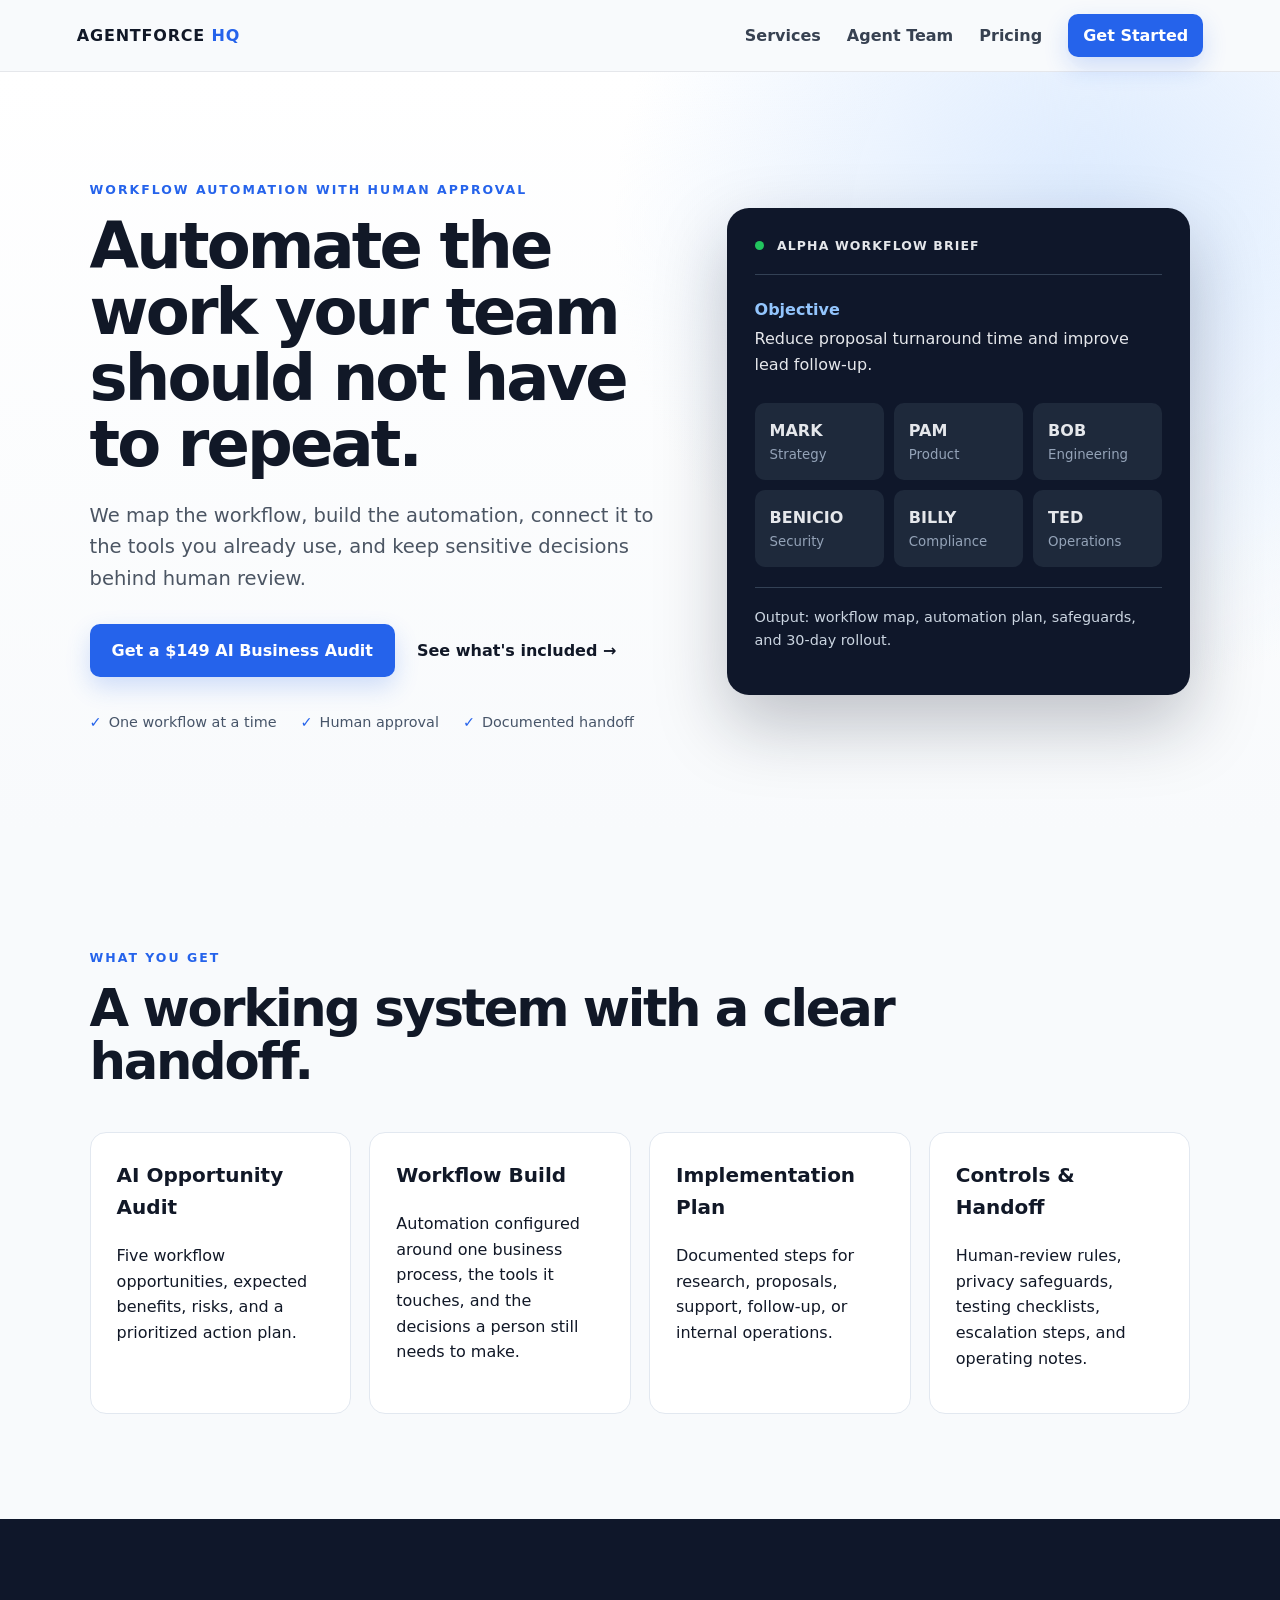
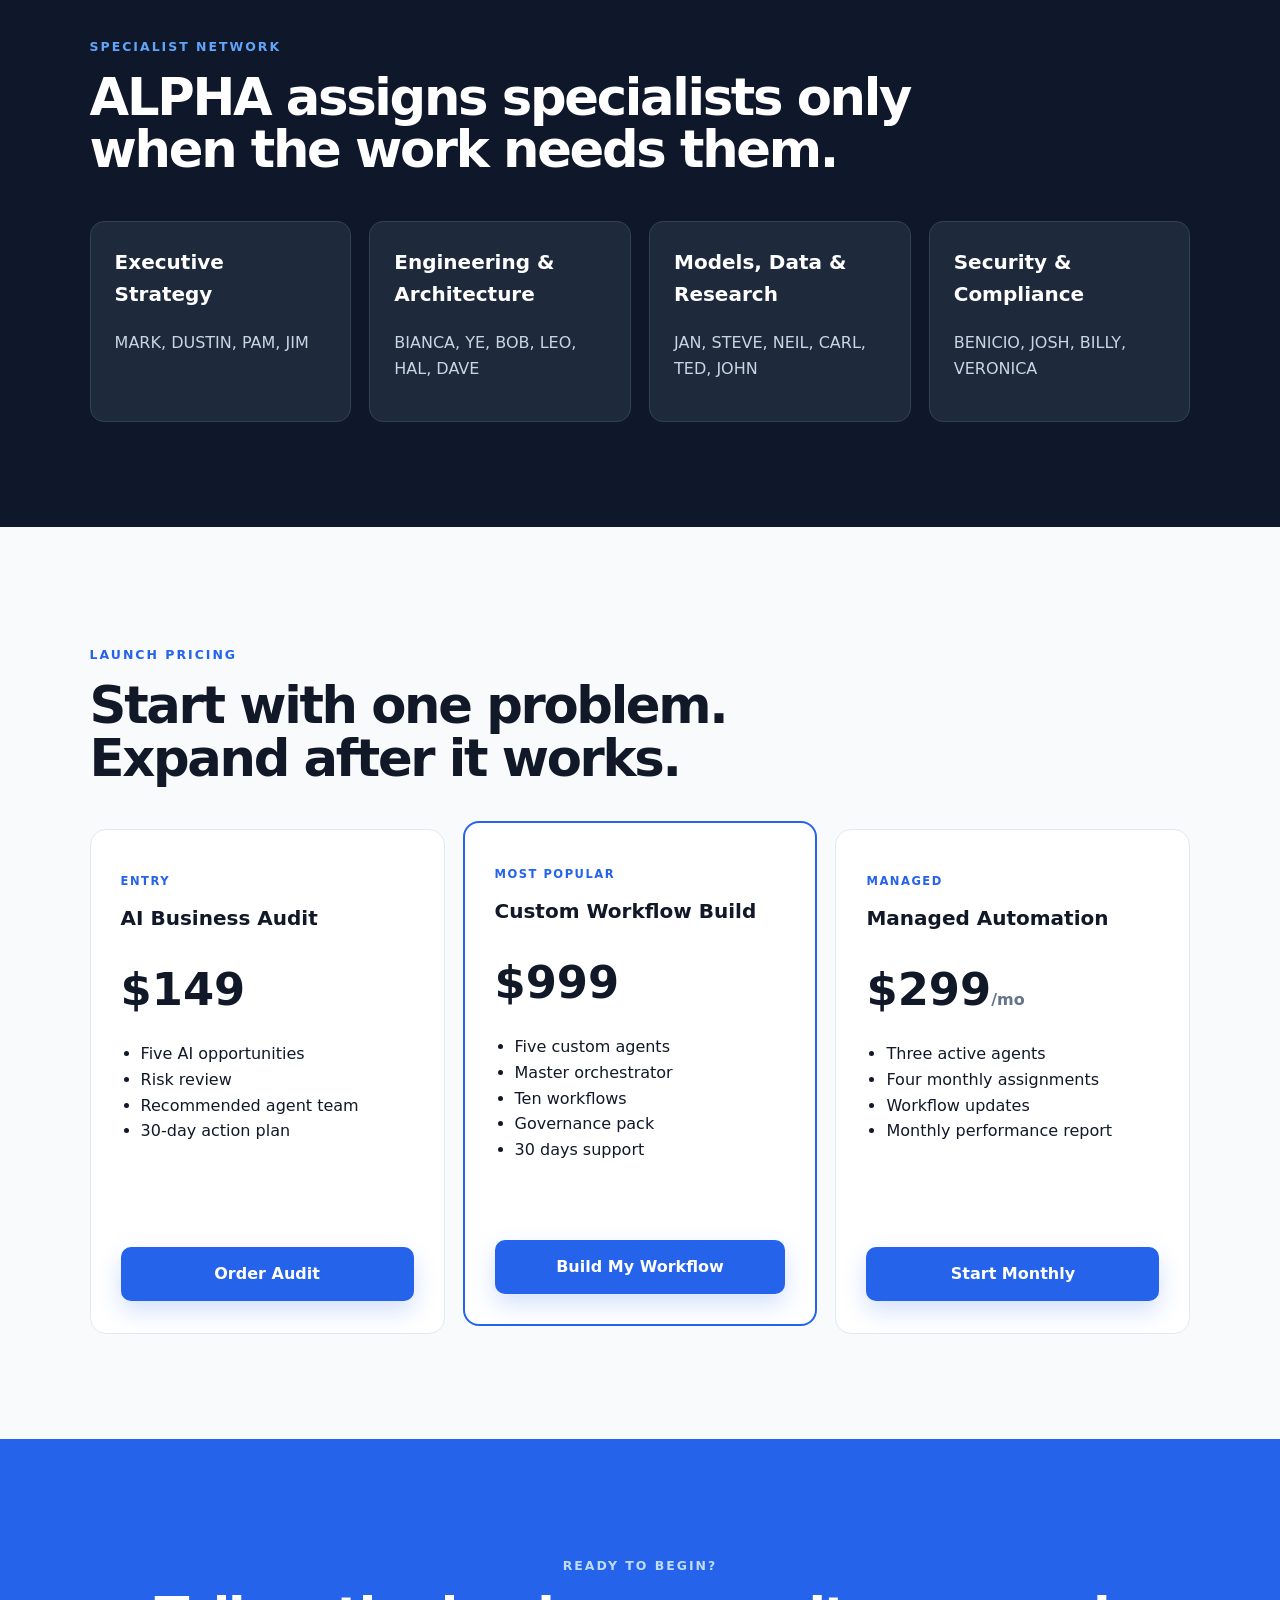
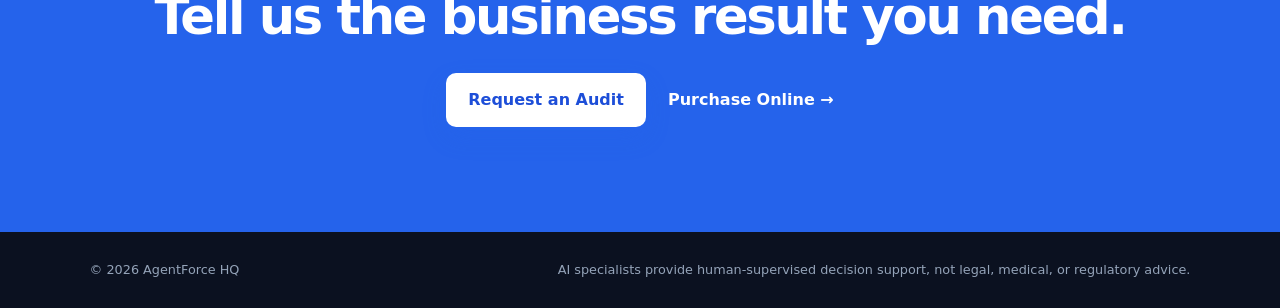
<file: index.html>
<!doctype html>
<html lang="en">
<head>
  <meta charset="utf-8">
  <meta name="viewport" content="width=device-width,initial-scale=1">
  <title>AgentForce HQ | AI Workflows Built for Your Business</title>
  <meta name="description" content="We map one business workflow, build the supporting automation, connect it to the tools you already use, and keep sensitive decisions behind human approval.">
  <link rel="stylesheet" href="styles.css">
</head>
<body>
  <header class="nav">
    <a class="brand" href="#top">AGENTFORCE <span>HQ</span></a>
    <nav>
      <a href="#services">Services</a>
      <a href="#team">Agent Team</a>
      <a href="#pricing">Pricing</a>
      <a class="button small" href="#contact">Get Started</a>
    </nav>
  </header>

  <main id="top">
    <section class="hero">
      <div class="hero-copy">
        <p class="eyebrow">WORKFLOW AUTOMATION WITH HUMAN APPROVAL</p>
        <h1>Automate the work your team should not have to repeat.</h1>
        <p class="lead">We map the workflow, build the automation, connect it to the tools you already use, and keep sensitive decisions behind human review.</p>
        <div class="actions">
          <a class="button" href="#pricing">Get a $149 AI Business Audit</a>
          <a class="link-button" href="#services">See what's included →</a>
        </div>
        <div class="proof">
          <span>One workflow at a time</span><span>Human approval</span><span>Documented handoff</span>
        </div>
      </div>
      <div class="command-card">
        <div class="card-head"><span class="status"></span> ALPHA WORKFLOW BRIEF</div>
        <div class="assignment">
          <strong>Objective</strong>
          <p>Reduce proposal turnaround time and improve lead follow-up.</p>
        </div>
        <div class="agent-grid">
          <div><b>MARK</b><small>Strategy</small></div>
          <div><b>PAM</b><small>Product</small></div>
          <div><b>BOB</b><small>Engineering</small></div>
          <div><b>BENICIO</b><small>Security</small></div>
          <div><b>BILLY</b><small>Compliance</small></div>
          <div><b>TED</b><small>Operations</small></div>
        </div>
        <p class="output">Output: workflow map, automation plan, safeguards, and 30-day rollout.</p>
      </div>
    </section>

    <section class="section" id="services">
      <p class="eyebrow">WHAT YOU GET</p>
      <h2>A working system with a clear handoff.</h2>
      <div class="cards">
        <article><h3>AI Opportunity Audit</h3><p>Five workflow opportunities, expected benefits, risks, and a prioritized action plan.</p></article>
        <article><h3>Workflow Build</h3><p>Automation configured around one business process, the tools it touches, and the decisions a person still needs to make.</p></article>
        <article><h3>Implementation Plan</h3><p>Documented steps for research, proposals, support, follow-up, or internal operations.</p></article>
        <article><h3>Controls & Handoff</h3><p>Human-review rules, privacy safeguards, testing checklists, escalation steps, and operating notes.</p></article>
      </div>
    </section>

    <section class="section dark" id="team">
      <p class="eyebrow">SPECIALIST NETWORK</p>
      <h2>ALPHA assigns specialists only when the work needs them.</h2>
      <div class="departments">
        <div><h3>Executive Strategy</h3><p>MARK, DUSTIN, PAM, JIM</p></div>
        <div><h3>Engineering & Architecture</h3><p>BIANCA, YE, BOB, LEO, HAL, DAVE</p></div>
        <div><h3>Models, Data & Research</h3><p>JAN, STEVE, NEIL, CARL, TED, JOHN</p></div>
        <div><h3>Security & Compliance</h3><p>BENICIO, JOSH, BILLY, VERONICA</p></div>
      </div>
    </section>

    <section class="section" id="pricing">
      <p class="eyebrow">LAUNCH PRICING</p>
      <h2>Start with one problem. Expand after it works.</h2>
      <div class="pricing">
        <article>
          <p class="tier">ENTRY</p><h3>AI Business Audit</h3><p class="price">$149</p>
          <ul><li>Five AI opportunities</li><li>Risk review</li><li>Recommended agent team</li><li>30-day action plan</li></ul>
          <a class="button full" href="#contact">Order Audit</a>
        </article>
        <article class="featured">
          <p class="tier">MOST POPULAR</p><h3>Custom Workflow Build</h3><p class="price">$999</p>
          <ul><li>Five custom agents</li><li>Master orchestrator</li><li>Ten workflows</li><li>Governance pack</li><li>30 days support</li></ul>
          <a class="button full" href="#contact">Build My Workflow</a>
        </article>
        <article>
          <p class="tier">MANAGED</p><h3>Managed Automation</h3><p class="price">$299<span>/mo</span></p>
          <ul><li>Three active agents</li><li>Four monthly assignments</li><li>Workflow updates</li><li>Monthly performance report</li></ul>
          <a class="button full" href="#contact">Start Monthly</a>
        </article>
      </div>
    </section>

    <section class="cta" id="contact">
      <p class="eyebrow">READY TO BEGIN?</p>
      <h2>Tell us the business result you need.</h2>
      <div class="actions centered">
        <a class="button" href="mailto:darnley.weekes@gmail.com?subject=AI%20Business%20Audit">Request an Audit</a>
        <a class="link-button light" href="https://darnley4.gumroad.com/">Purchase Online →</a>
      </div>
    </section>
  </main>

  <footer>
    <span>© 2026 AgentForce HQ</span>
    <span>AI specialists provide human-supervised decision support, not legal, medical, or regulatory advice.</span>
  </footer>
</body>
</html>
</file>
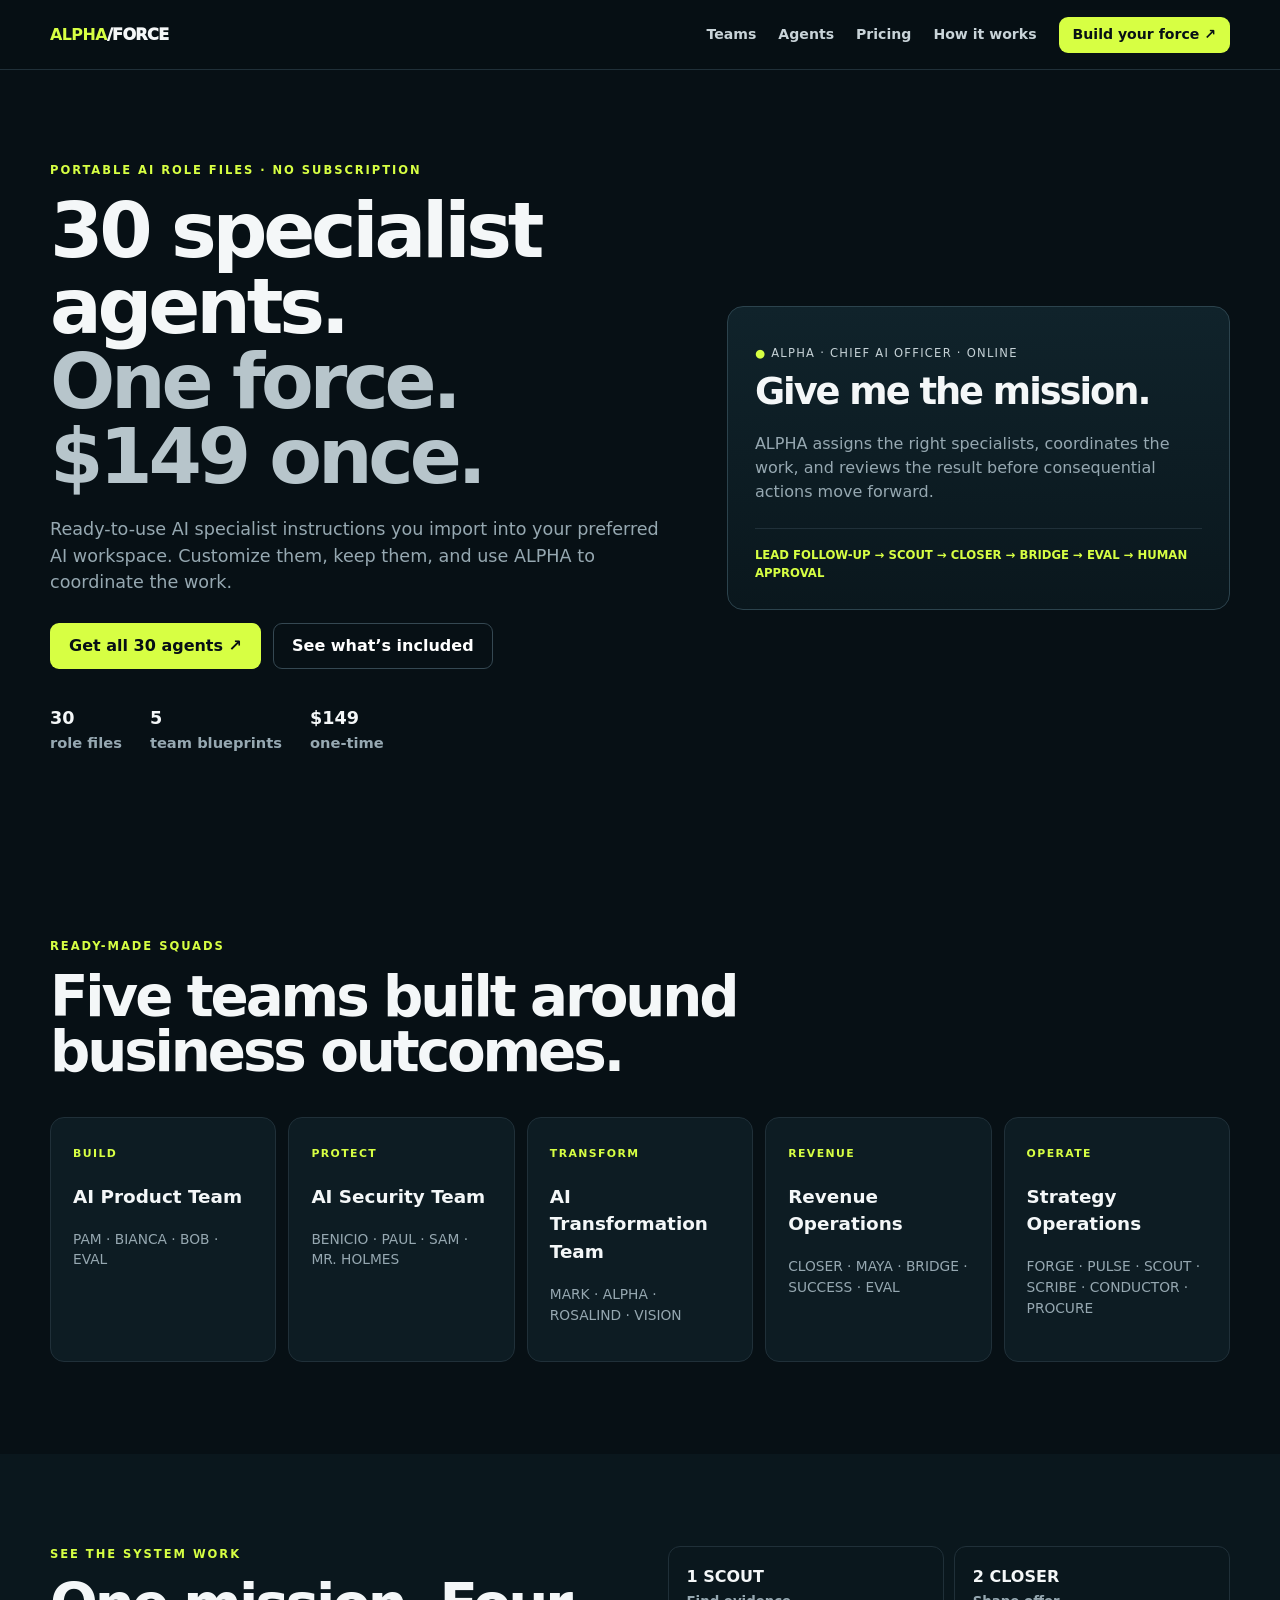
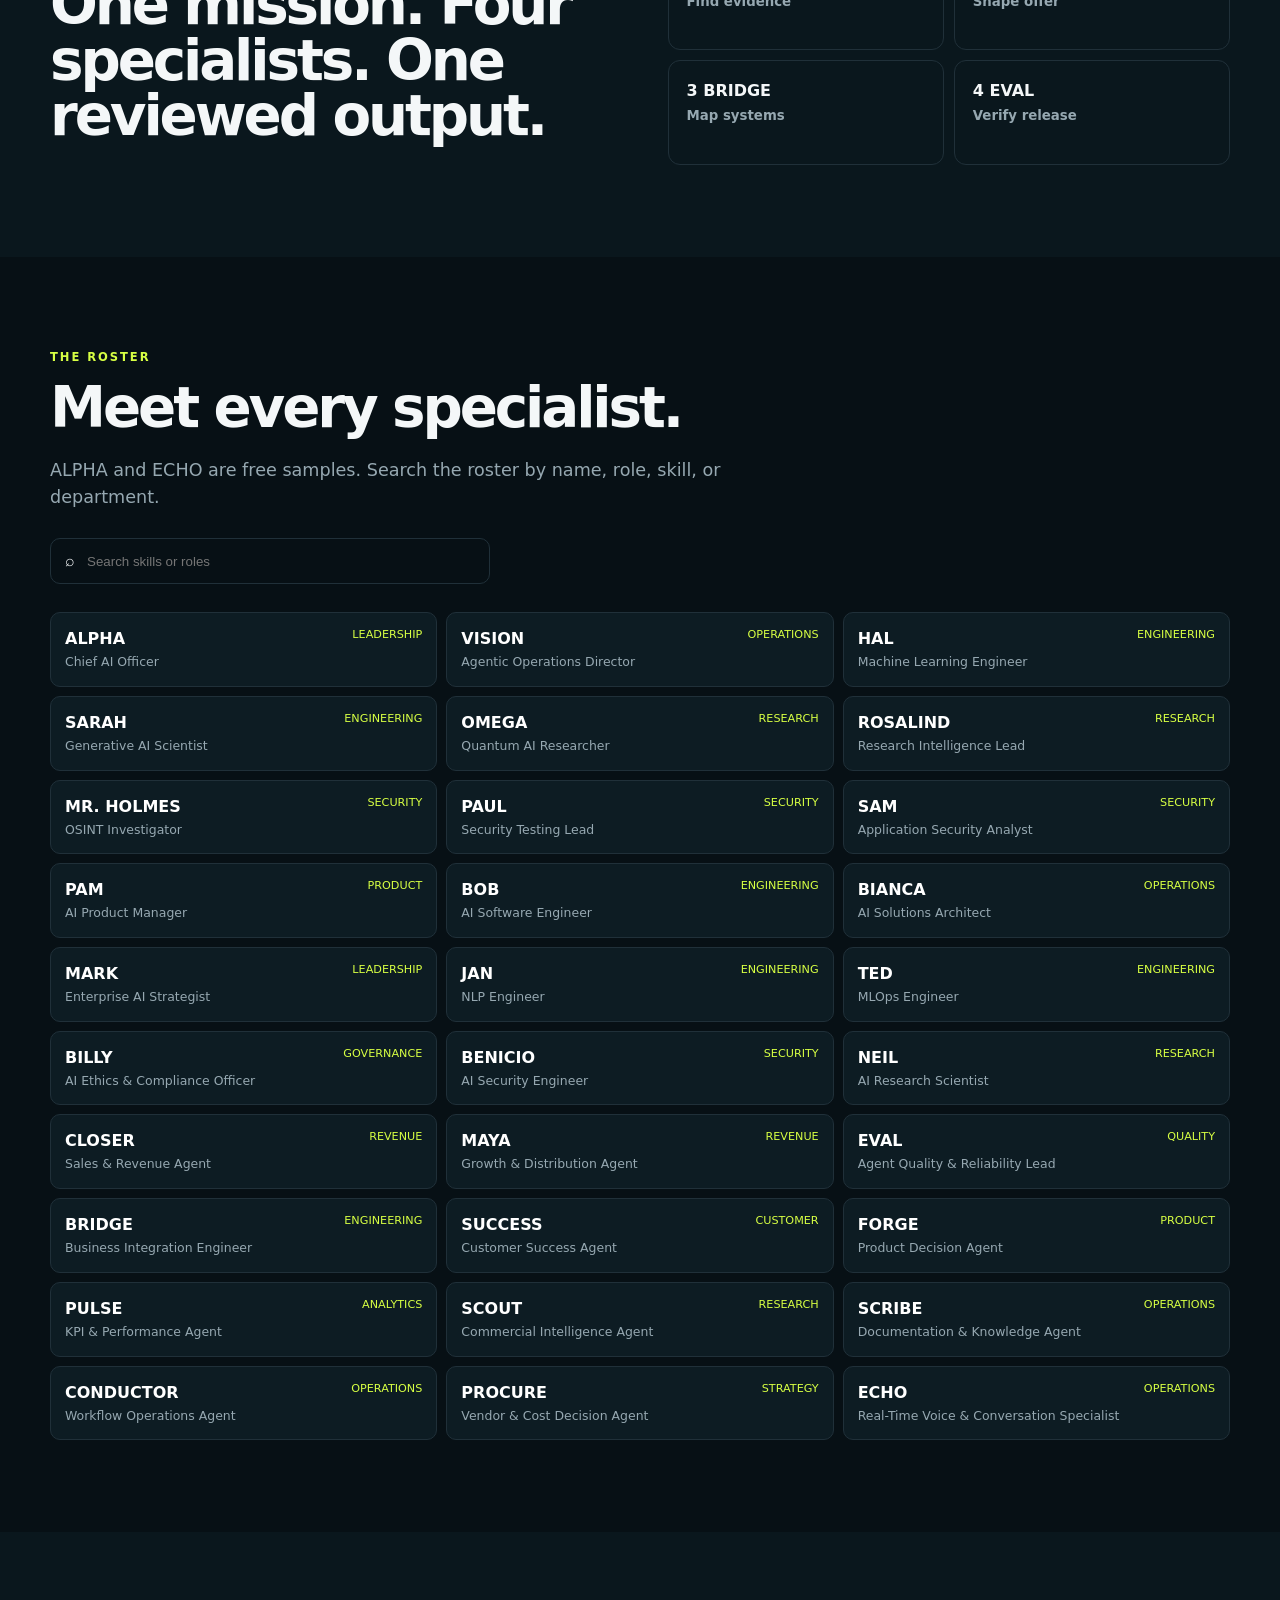
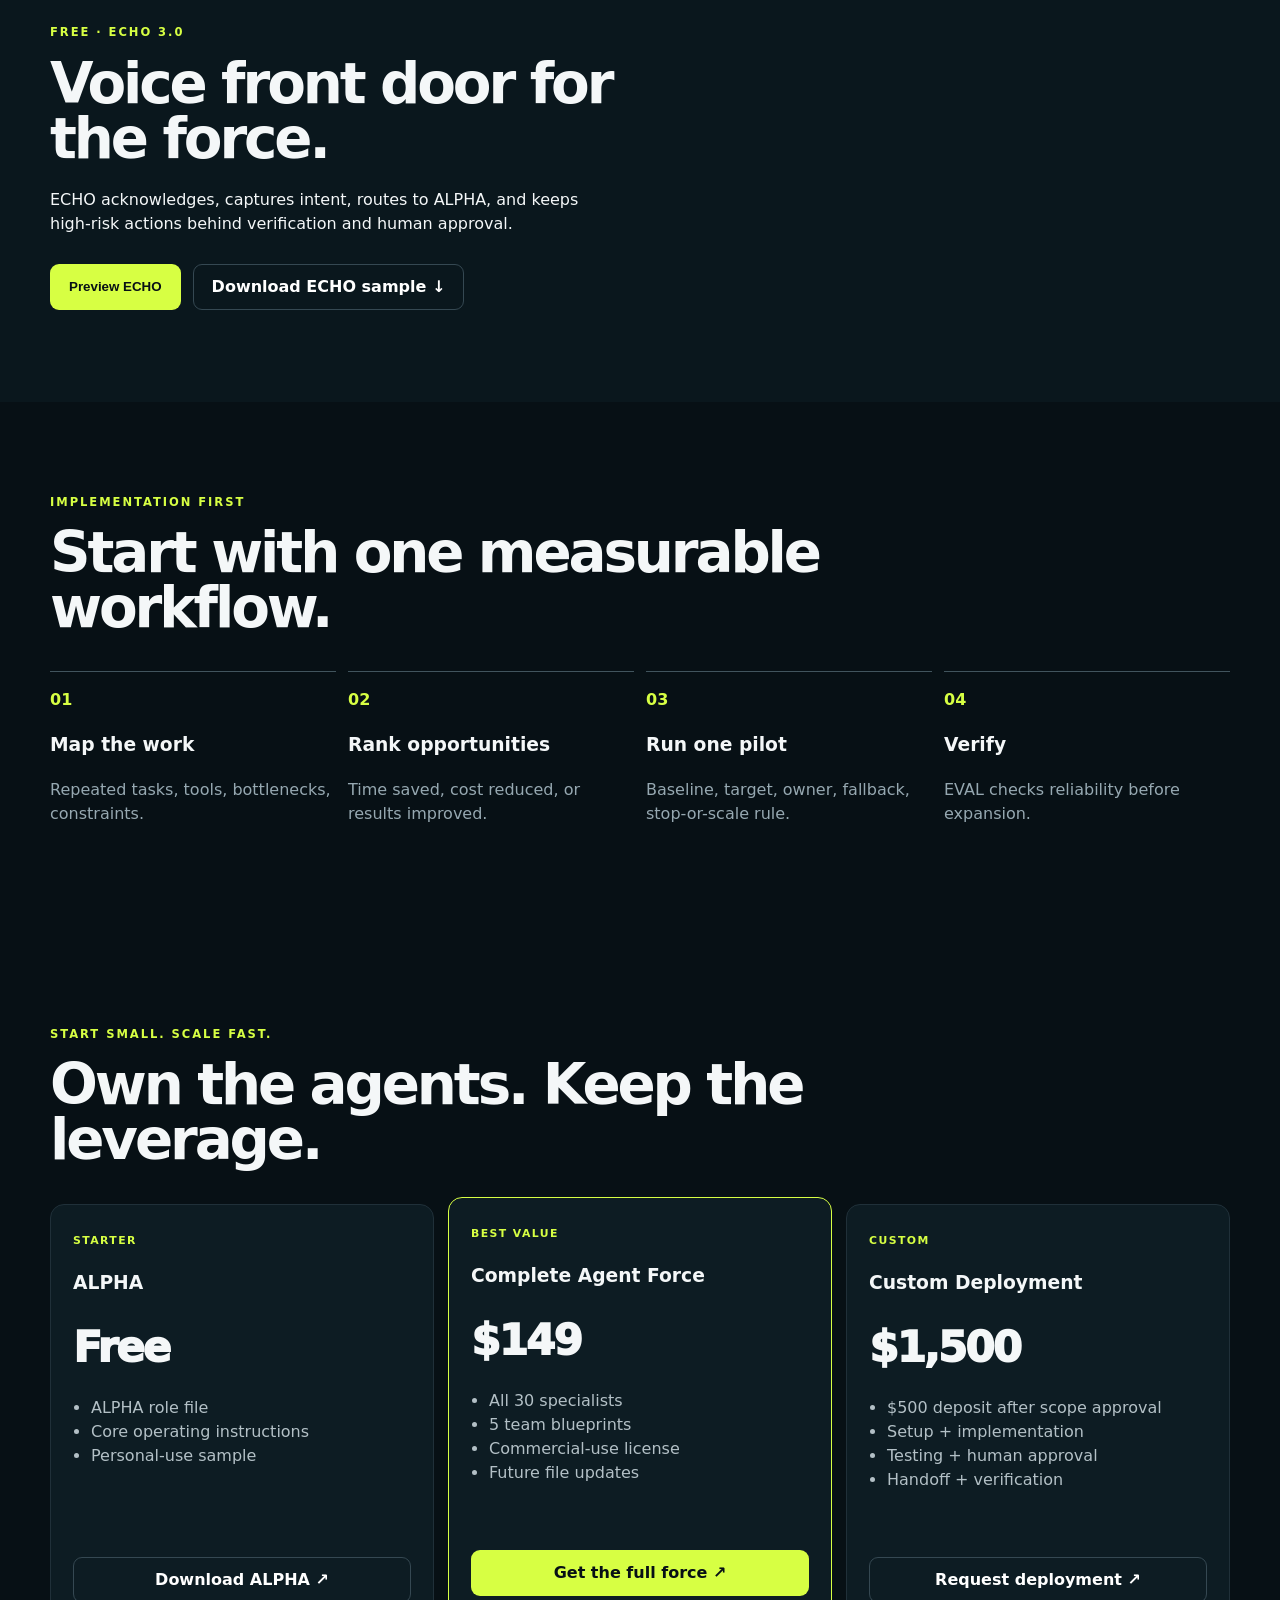
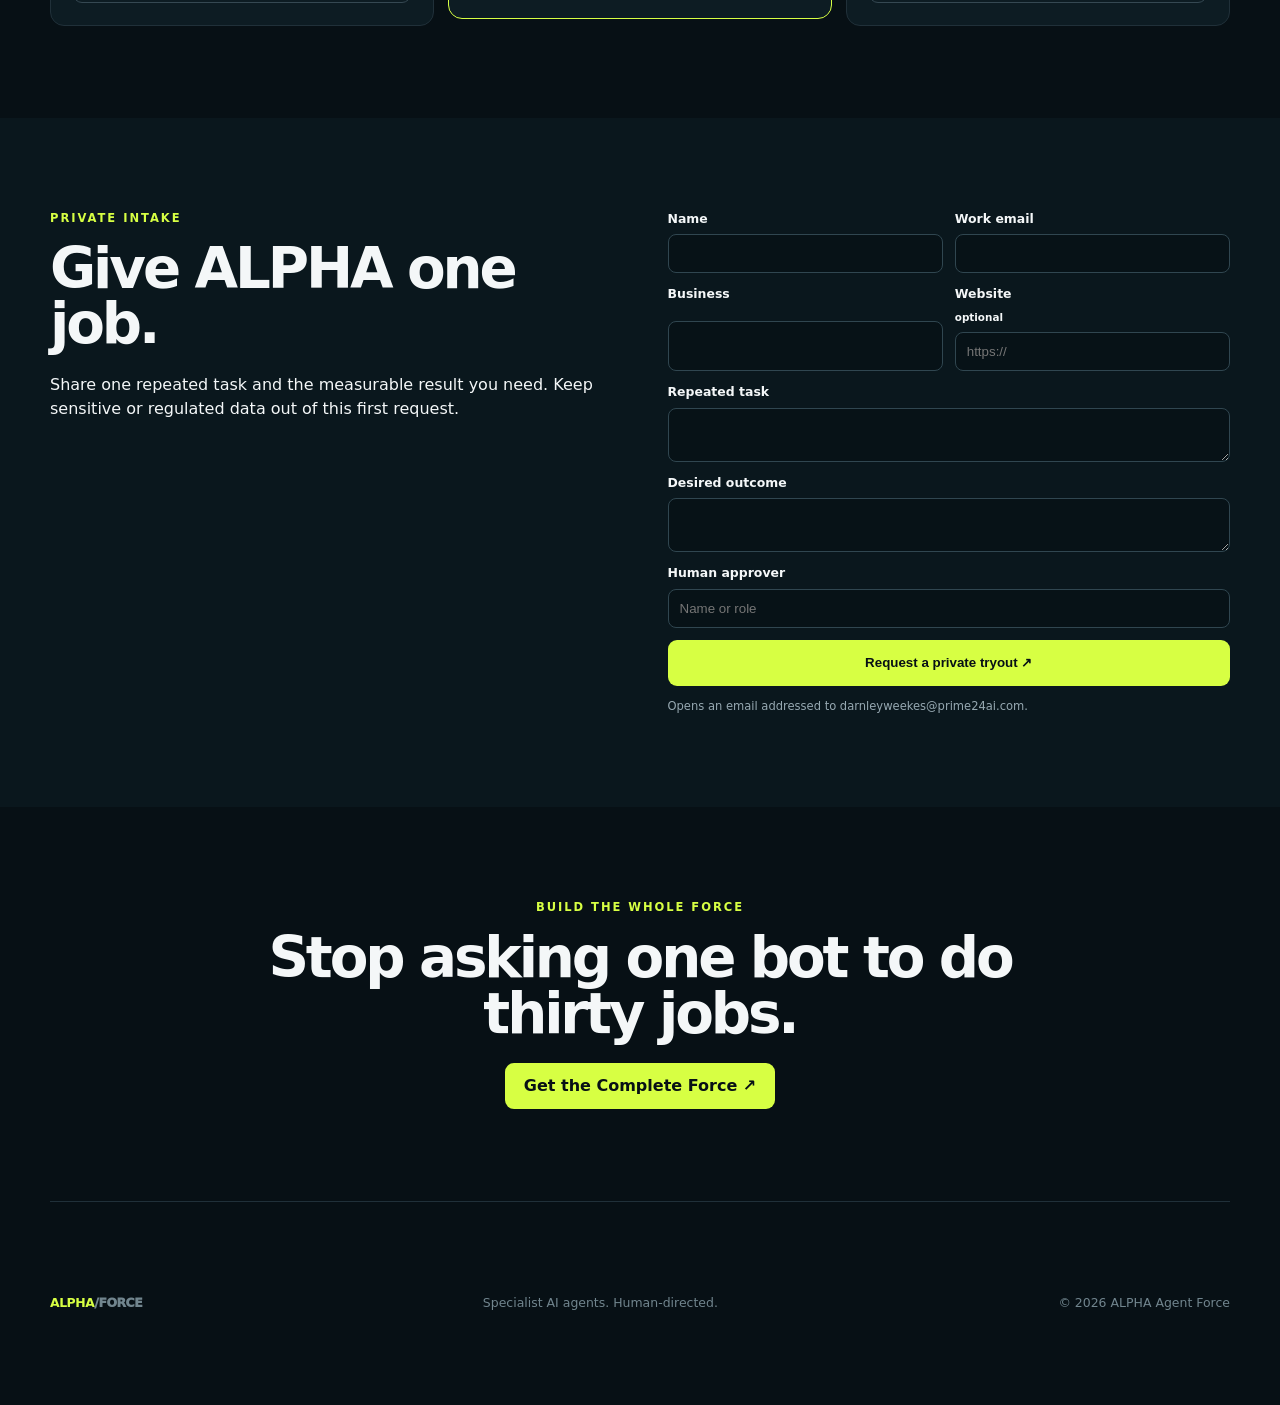
<file: public/index.html>
<!doctype html><html lang="en"><head><meta charset="utf-8"><meta name="viewport" content="width=device-width,initial-scale=1">
<title>ALPHA Agent Force | 30 Specialist AI Agents</title><meta name="description" content="30 portable AI specialist role files, five team blueprints, commercial-use licensing, and setup guidance for $149 once.">
<link rel="stylesheet" href="styles.css"><script defer src="script.js"></script></head><body>
<header><a class="brand" href="#top"><strong>ALPHA</strong>/FORCE</a><nav><a href="#teams">Teams</a><a href="#agents">Agents</a><a href="#pricing">Pricing</a><a href="#how">How it works</a><a class="button small" href="#tryout">Build your force ↗</a></nav></header>
<main id="top">
<section class="hero wrap"><div><p class="eyebrow">PORTABLE AI ROLE FILES · NO SUBSCRIPTION</p><h1>30 specialist agents.<br><span>One force. $149 once.</span></h1><p class="lead">Ready-to-use AI specialist instructions you import into your preferred AI workspace. Customize them, keep them, and use ALPHA to coordinate the work.</p><div class="actions"><a class="button" href="https://buy.stripe.com/4gM3cp2nB9sY100emd48006" target="_blank" rel="noopener">Get all 30 agents ↗</a><a class="outline" href="#pricing">See what’s included</a></div><div class="stats"><b>30 <small>role files</small></b><b>5 <small>team blueprints</small></b><b>$149 <small>one-time</small></b></div></div>
<aside><p class="online">● ALPHA · CHIEF AI OFFICER · ONLINE</p><h2>Give me the mission.</h2><p>ALPHA assigns the right specialists, coordinates the work, and reviews the result before consequential actions move forward.</p><div class="route">LEAD FOLLOW-UP → SCOUT → CLOSER → BRIDGE → EVAL → HUMAN APPROVAL</div></aside></section>
<section id="teams" class="wrap"><p class="eyebrow">READY-MADE SQUADS</p><h2>Five teams built around business outcomes.</h2><div class="teams"><article><b>BUILD</b><h3>AI Product Team</h3><p>PAM · BIANCA · BOB · EVAL</p></article><article><b>PROTECT</b><h3>AI Security Team</h3><p>BENICIO · PAUL · SAM · MR. HOLMES</p></article><article><b>TRANSFORM</b><h3>AI Transformation Team</h3><p>MARK · ALPHA · ROSALIND · VISION</p></article><article><b>REVENUE</b><h3>Revenue Operations</h3><p>CLOSER · MAYA · BRIDGE · SUCCESS · EVAL</p></article><article><b>OPERATE</b><h3>Strategy Operations</h3><p>FORGE · PULSE · SCOUT · SCRIBE · CONDUCTOR · PROCURE</p></article></div></section>
<section class="proof"><div class="wrap proof-inner"><div><p class="eyebrow">SEE THE SYSTEM WORK</p><h2>One mission. Four specialists. One reviewed output.</h2></div><div class="flow"><span>1 SCOUT<br><small>Find evidence</small></span><span>2 CLOSER<br><small>Shape offer</small></span><span>3 BRIDGE<br><small>Map systems</small></span><span>4 EVAL<br><small>Verify release</small></span></div></div></section>
<section id="agents" class="wrap"><p class="eyebrow">THE ROSTER</p><h2>Meet every specialist.</h2><p class="lead">ALPHA and ECHO are free samples. Search the roster by name, role, skill, or department.</p><label class="search">⌕ <input id="search" type="search" aria-label="Search agents" placeholder="Search skills or roles"></label><ul id="roster" class="roster"><li data-agent="alpha leadership chief ai officer strategy delegation quality control"><b>ALPHA</b><span>Leadership</span><em>Chief AI Officer</em></li><li data-agent="vision operations agentic operations director planning automation execution"><b>VISION</b><span>Operations</span><em>Agentic Operations Director</em></li><li data-agent="hal engineering machine learning engineer ml systems llms evaluation"><b>HAL</b><span>Engineering</span><em>Machine Learning Engineer</em></li><li data-agent="sarah engineering generative ai scientist generative ai model design prototyping"><b>SARAH</b><span>Engineering</span><em>Generative AI Scientist</em></li><li data-agent="omega research quantum ai researcher quantum ml optimization research"><b>OMEGA</b><span>Research</span><em>Quantum AI Researcher</em></li><li data-agent="rosalind research research intelligence lead deep research synthesis market intel"><b>ROSALIND</b><span>Research</span><em>Research Intelligence Lead</em></li><li data-agent="mr. holmes security osint investigator osint verification risk signals"><b>MR. HOLMES</b><span>Security</span><em>OSINT Investigator</em></li><li data-agent="paul security security testing lead pentesting threat modeling remediation"><b>PAUL</b><span>Security</span><em>Security Testing Lead</em></li><li data-agent="sam security application security analyst app scanning security qa reporting"><b>SAM</b><span>Security</span><em>Application Security Analyst</em></li><li data-agent="pam product ai product manager discovery roadmaps prioritization"><b>PAM</b><span>Product</span><em>AI Product Manager</em></li><li data-agent="bob engineering ai software engineer full-stack apis integrations"><b>BOB</b><span>Engineering</span><em>AI Software Engineer</em></li><li data-agent="bianca operations ai solutions architect architecture workflows integration"><b>BIANCA</b><span>Operations</span><em>AI Solutions Architect</em></li><li data-agent="mark leadership enterprise ai strategist ai strategy governance transformation"><b>MARK</b><span>Leadership</span><em>Enterprise AI Strategist</em></li><li data-agent="jan engineering nlp engineer nlp rag language systems"><b>JAN</b><span>Engineering</span><em>NLP Engineer</em></li><li data-agent="ted engineering mlops engineer mlops monitoring reliability"><b>TED</b><span>Engineering</span><em>MLOps Engineer</em></li><li data-agent="billy governance ai ethics compliance officer compliance ai ethics risk review"><b>BILLY</b><span>Governance</span><em>AI Ethics & Compliance Officer</em></li><li data-agent="benicio security ai security engineer ai security red teaming guardrails"><b>BENICIO</b><span>Security</span><em>AI Security Engineer</em></li><li data-agent="neil research ai research scientist literature review benchmarks experiments"><b>NEIL</b><span>Research</span><em>AI Research Scientist</em></li><li data-agent="closer revenue sales revenue agent qualification proposals objections"><b>CLOSER</b><span>Revenue</span><em>Sales & Revenue Agent</em></li><li data-agent="maya revenue growth distribution agent campaigns distribution measurement"><b>MAYA</b><span>Revenue</span><em>Growth & Distribution Agent</em></li><li data-agent="eval quality agent quality reliability lead agent qa regression release gates"><b>EVAL</b><span>Quality</span><em>Agent Quality & Reliability Lead</em></li><li data-agent="bridge engineering business integration engineer integrations webhooks reliability"><b>BRIDGE</b><span>Engineering</span><em>Business Integration Engineer</em></li><li data-agent="success customer customer success agent onboarding adoption retention"><b>SUCCESS</b><span>Customer</span><em>Customer Success Agent</em></li><li data-agent="forge product product decision agent mvp scope requirements prioritization"><b>FORGE</b><span>Product</span><em>Product Decision Agent</em></li><li data-agent="pulse analytics kpi performance agent kpis diagnostics scorecards"><b>PULSE</b><span>Analytics</span><em>KPI & Performance Agent</em></li><li data-agent="scout research commercial intelligence agent market intelligence opportunity scoring validation"><b>SCOUT</b><span>Research</span><em>Commercial Intelligence Agent</em></li><li data-agent="scribe operations documentation knowledge agent sops runbooks handoffs"><b>SCRIBE</b><span>Operations</span><em>Documentation & Knowledge Agent</em></li><li data-agent="conductor operations workflow operations agent orchestration retries escalation"><b>CONDUCTOR</b><span>Operations</span><em>Workflow Operations Agent</em></li><li data-agent="procure strategy vendor cost decision agent vendor analysis cost control build vs buy"><b>PROCURE</b><span>Strategy</span><em>Vendor & Cost Decision Agent</em></li><li data-agent="echo operations real-time voice conversation specialist voice ai barge-in natural prosody"><b>ECHO</b><span>Operations</span><em>Real-Time Voice & Conversation Specialist</em></li></ul><p id="empty" hidden>No matching agents.</p></section>
<section id="echo" class="echo"><div class="wrap echo-inner"><div><p class="eyebrow">FREE · ECHO 3.0</p><h2>Voice front door for the force.</h2><p>ECHO acknowledges, captures intent, routes to ALPHA, and keeps high-risk actions behind verification and human approval.</p><div class="actions"><button id="preview" class="button">Preview ECHO</button><a class="outline" href="downloads/echo-3-sample.md" download>Download ECHO sample ↓</a></div></div><div id="demo" class="demo" hidden><b>USER</b><p>“A new lead asked for a proposal. What happens next?”</p><b>ECHO</b><p>“I’ll route this to CLOSER and BRIDGE. Nothing is sent until you approve the draft.”</p></div></div></section>
<section id="how" class="wrap"><p class="eyebrow">IMPLEMENTATION FIRST</p><h2>Start with one measurable workflow.</h2><div class="steps"><article><b>01</b><h3>Map the work</h3><p>Repeated tasks, tools, bottlenecks, constraints.</p></article><article><b>02</b><h3>Rank opportunities</h3><p>Time saved, cost reduced, or results improved.</p></article><article><b>03</b><h3>Run one pilot</h3><p>Baseline, target, owner, fallback, stop-or-scale rule.</p></article><article><b>04</b><h3>Verify</h3><p>EVAL checks reliability before expansion.</p></article></div></section>
<section id="pricing" class="wrap"><p class="eyebrow">START SMALL. SCALE FAST.</p><h2>Own the agents. Keep the leverage.</h2><div class="pricing"><article><b>STARTER</b><h3>ALPHA</h3><div class="price">Free</div><ul><li>ALPHA role file</li><li>Core operating instructions</li><li>Personal-use sample</li></ul><a class="outline full" href="downloads/alpha-sample.md" download>Download ALPHA ↗</a></article><article class="best"><b>BEST VALUE</b><h3>Complete Agent Force</h3><div class="price">$149</div><ul><li>All 30 specialists</li><li>5 team blueprints</li><li>Commercial-use license</li><li>Future file updates</li></ul><a class="button full" href="https://buy.stripe.com/4gM3cp2nB9sY100emd48006" target="_blank" rel="noopener">Get the full force ↗</a></article><article><b>CUSTOM</b><h3>Custom Deployment</h3><div class="price">$1,500</div><ul><li>$500 deposit after scope approval</li><li>Setup + implementation</li><li>Testing + human approval</li><li>Handoff + verification</li></ul><a class="outline full" href="#tryout">Request deployment ↗</a></article></div></section>
<section id="tryout" class="tryout"><div class="wrap tryout-inner"><div><p class="eyebrow">PRIVATE INTAKE</p><h2>Give ALPHA one job.</h2><p>Share one repeated task and the measurable result you need. Keep sensitive or regulated data out of this first request.</p></div><form id="form"><label>Name<input name="name" required></label><label>Work email<input name="email" type="email" required></label><label>Business<input name="business" required></label><label>Website <small>optional</small><input name="website" type="url" placeholder="https://"></label><label class="wide">Repeated task<textarea name="task" required></textarea></label><label class="wide">Desired outcome<textarea name="outcome" required></textarea></label><label class="wide">Human approver<input name="approver" required placeholder="Name or role"></label><button class="button full wide" type="submit">Request a private tryout ↗</button><p class="note wide">Opens an email addressed to darnleyweekes@prime24ai.com.</p></form></div></section>
<section class="wrap final"><p class="eyebrow">BUILD THE WHOLE FORCE</p><h2>Stop asking one bot to do thirty jobs.</h2><a class="button" href="https://buy.stripe.com/4gM3cp2nB9sY100emd48006" target="_blank" rel="noopener">Get the Complete Force ↗</a></section>
</main><footer class="wrap"><a class="brand" href="#top"><strong>ALPHA</strong>/FORCE</a><span>Specialist AI agents. Human-directed.</span><span>© 2026 ALPHA Agent Force</span></footer></body></html>
</file>
<file: styles.css>
*{box-sizing:border-box}html{scroll-behavior:smooth}body{margin:0;font-family:Inter,ui-sans-serif,system-ui,-apple-system,BlinkMacSystemFont,"Segoe UI",sans-serif;color:#111827;background:#f8fafc;line-height:1.6}.nav{height:72px;padding:0 6vw;display:flex;align-items:center;justify-content:space-between;background:rgba(248,250,252,.95);position:sticky;top:0;z-index:10;border-bottom:1px solid #e5e7eb}.brand{font-weight:900;letter-spacing:.05em;text-decoration:none;color:#111827}.brand span{color:#2563eb}.nav nav{display:flex;gap:26px;align-items:center}.nav nav a{text-decoration:none;color:#374151;font-weight:650}.button{display:inline-block;background:#2563eb;color:white!important;text-decoration:none;font-weight:800;padding:14px 22px;border-radius:10px;box-shadow:0 10px 25px rgba(37,99,235,.2)}.button.small{padding:9px 15px}.hero{min-height:720px;padding:96px 7vw;display:grid;grid-template-columns:1.1fr .9fr;gap:70px;align-items:center;background:radial-gradient(circle at 85% 20%,#dbeafe 0,transparent 38%),linear-gradient(180deg,#fff,#f8fafc)}.eyebrow{font-size:.78rem;letter-spacing:.16em;font-weight:900;color:#2563eb}.hero h1,.section h2,.cta h2{font-size:clamp(2.5rem,5vw,5rem);line-height:1.03;margin:14px 0 22px;letter-spacing:-.045em}.lead{font-size:1.22rem;color:#4b5563;max-width:680px}.actions{display:flex;gap:22px;align-items:center;margin-top:30px}.link-button{text-decoration:none;color:#111827;font-weight:800}.proof{display:flex;gap:24px;margin-top:34px;color:#475569;font-size:.9rem}.proof span:before{content:"✓";color:#2563eb;font-weight:900;margin-right:7px}.command-card{background:#0f172a;color:#e5e7eb;border-radius:22px;padding:28px;box-shadow:0 30px 70px rgba(15,23,42,.25)}.card-head{font-weight:900;letter-spacing:.09em;font-size:.78rem;border-bottom:1px solid #334155;padding-bottom:18px}.status{display:inline-block;width:9px;height:9px;border-radius:50%;background:#22c55e;margin-right:8px}.assignment{padding:22px 0}.assignment strong{color:#93c5fd}.assignment p{margin:4px 0}.agent-grid{display:grid;grid-template-columns:repeat(3,1fr);gap:10px}.agent-grid div{background:#1e293b;padding:15px;border-radius:10px}.agent-grid b,.agent-grid small{display:block}.agent-grid small{color:#94a3b8}.output{font-size:.9rem;color:#cbd5e1;border-top:1px solid #334155;margin-top:20px;padding-top:18px}.section{padding:105px 7vw}.section h2{font-size:clamp(2.2rem,4vw,4rem);max-width:850px}.cards,.departments,.pricing{display:grid;grid-template-columns:repeat(4,1fr);gap:18px;margin-top:45px}.cards article,.pricing article{background:white;border:1px solid #e2e8f0;border-radius:16px;padding:26px}.cards h3,.departments h3,.pricing h3{font-size:1.25rem;margin-top:0}.dark{background:#0f172a;color:white}.dark .eyebrow{color:#60a5fa}.departments div{background:#1e293b;border:1px solid #334155;padding:24px;border-radius:14px}.departments p{color:#cbd5e1}.pricing{grid-template-columns:repeat(3,1fr)}.pricing article{padding:30px}.featured{border:2px solid #2563eb!important;transform:translateY(-8px)}.tier{font-size:.72rem;letter-spacing:.13em;color:#2563eb;font-weight:900}.price{font-size:2.8rem;font-weight:900;margin:10px 0}.price span{font-size:1rem;color:#64748b}.pricing ul{padding-left:20px;min-height:190px}.full{text-align:center;width:100%}.cta{padding:105px 7vw;text-align:center;background:#2563eb;color:white}.cta .eyebrow{color:#bfdbfe}.cta h2{font-size:clamp(2.3rem,4vw,4.5rem)}.centered{justify-content:center}.cta .button{background:white;color:#1d4ed8!important}.light{color:white}.cta p{max-width:700px;margin-left:auto;margin-right:auto}footer{padding:28px 7vw;background:#0b1120;color:#94a3b8;display:flex;justify-content:space-between;gap:20px;font-size:.8rem}@media(max-width:900px){.nav nav a:not(.button){display:none}.hero{grid-template-columns:1fr;padding-top:65px}.cards,.departments{grid-template-columns:repeat(2,1fr)}.pricing{grid-template-columns:1fr}.featured{transform:none}}@media(max-width:560px){.hero,.section,.cta{padding-left:5vw;padding-right:5vw}.cards,.departments{grid-template-columns:1fr}.proof,.actions,footer{flex-direction:column;align-items:flex-start}.centered{align-items:center}.agent-grid{grid-template-columns:repeat(2,1fr)}}
</file>
<file: public/styles.css>
:root{--bg:#071015;--panel:#0d1c23;--line:#203039;--text:#f4f7f8;--muted:#96a8b1;--accent:#d7ff43;--max:1180px}*{box-sizing:border-box}html{scroll-behavior:smooth}body{margin:0;background:var(--bg);color:var(--text);font-family:Inter,ui-sans-serif,system-ui,-apple-system,BlinkMacSystemFont,"Segoe UI",sans-serif;line-height:1.5}a{color:inherit}header{height:70px;position:sticky;top:0;z-index:20;background:rgba(7,16,21,.92);backdrop-filter:blur(16px);border-bottom:1px solid var(--line);display:flex;align-items:center;justify-content:space-between;padding:0 max(24px,calc((100vw - var(--max))/2))}.brand{text-decoration:none;font-weight:950;letter-spacing:-.04em}.brand strong{color:var(--accent)}nav{display:flex;gap:22px;align-items:center}nav a{text-decoration:none;font-size:.88rem;font-weight:750;color:#c8d3d8}.wrap{width:min(var(--max),calc(100% - 48px));margin:auto;padding:92px 0}.eyebrow{color:var(--accent);font-size:.72rem;letter-spacing:.17em;font-weight:900;margin:0 0 14px}h1,h2{letter-spacing:-.055em;line-height:.98;margin:0 0 22px}h1{font-size:clamp(3rem,6vw,5.7rem)}h1 span{color:#b7c5cb}h2{font-size:clamp(2.4rem,4.4vw,4.5rem);max-width:900px}.lead{color:var(--muted);font-size:1.1rem;max-width:720px}.hero{min-height:690px;display:grid;grid-template-columns:1.1fr .9fr;gap:62px;align-items:center}.actions{display:flex;gap:12px;flex-wrap:wrap;margin-top:28px}.button,.outline{min-height:46px;padding:0 18px;border-radius:9px;display:inline-flex;align-items:center;justify-content:center;text-decoration:none;font-weight:900;border:1px solid transparent;cursor:pointer}.button{background:var(--accent);color:#071015}.outline{border-color:#354852;background:transparent;color:#fff}.small{min-height:36px;padding:0 13px}.full{width:100%}.stats{display:flex;gap:28px;margin-top:36px}.stats b{font-size:1.1rem}.stats small{display:block;color:var(--muted);font-weight:600}.hero aside{background:linear-gradient(180deg,#10232b,#0a171d);border:1px solid #2c434d;border-radius:16px;padding:27px}.online{font-size:.72rem;letter-spacing:.11em;color:#c6d2d7}.online:first-letter{color:var(--accent)}.hero aside h2{font-size:2.3rem}.hero aside>p:not(.online){color:var(--muted)}.route{margin-top:24px;padding-top:18px;border-top:1px solid var(--line);font-size:.73rem;color:var(--accent);font-weight:850}.teams{display:grid;grid-template-columns:repeat(5,1fr);gap:12px;margin-top:38px}.teams article,.pricing article{background:var(--panel);border:1px solid var(--line);border-radius:14px;padding:22px}.teams article>b,.pricing article>b{color:var(--accent);font-size:.68rem;letter-spacing:.13em}.teams h3{font-size:1.15rem}.teams p{font-size:.86rem;color:var(--muted)}.proof,.echo,.tryout{background:#0a171d}.proof-inner,.echo-inner,.tryout-inner{display:grid;grid-template-columns:1fr 1fr;gap:55px}.flow{display:grid;grid-template-columns:repeat(2,1fr);gap:10px}.flow span{border:1px solid var(--line);padding:18px;border-radius:12px;font-weight:900}.flow small{color:var(--muted);font-weight:600}.search{display:flex;gap:10px;align-items:center;border:1px solid var(--line);border-radius:10px;padding:0 14px;height:46px;max-width:440px;margin:28px 0}.search input{width:100%;border:0;outline:0;background:transparent;color:#fff}.roster{list-style:none;padding:0;margin:0;display:grid;grid-template-columns:repeat(3,1fr);gap:9px}.roster li{border:1px solid var(--line);border-radius:10px;padding:14px;background:var(--panel);display:grid;grid-template-columns:1fr auto;gap:2px 12px}.roster b{color:#fff}.roster span{color:var(--accent);font-size:.7rem;text-transform:uppercase}.roster em{grid-column:1/-1;color:var(--muted);font-size:.78rem;font-style:normal}.echo-inner{align-items:center}.demo{border:1px solid #33515c;border-radius:14px;padding:22px}.demo b{color:var(--accent);font-size:.68rem;letter-spacing:.1em}.demo p{margin:5px 0 18px}.steps{display:grid;grid-template-columns:repeat(4,1fr);gap:12px;margin-top:36px}.steps article{border-top:1px solid #41545d;padding-top:16px}.steps b{color:var(--accent)}.steps p{color:var(--muted)}.pricing{display:grid;grid-template-columns:repeat(3,1fr);gap:14px;margin-top:36px}.pricing .best{border-color:var(--accent);transform:translateY(-7px)}.price{font-size:2.65rem;font-weight:950;letter-spacing:-.05em}.pricing ul{padding-left:18px;color:#b3c0c6;min-height:145px}.tryout-inner{align-items:start}.tryout form{display:grid;grid-template-columns:1fr 1fr;gap:12px}.tryout label{display:grid;gap:6px;font-size:.78rem;font-weight:800}.tryout input,.tryout textarea{background:#071217;border:1px solid #304650;border-radius:8px;color:#fff;padding:11px}.wide{grid-column:1/-1}.note{color:var(--muted);font-size:.72rem;margin:0}.final{text-align:center}.final h2{margin-left:auto;margin-right:auto}footer{border-top:1px solid var(--line);padding:28px 0;display:flex;justify-content:space-between;gap:18px;color:#71858e;font-size:.78rem}@media(max-width:950px){.hero,.proof-inner,.echo-inner,.tryout-inner{grid-template-columns:1fr}.teams{grid-template-columns:repeat(2,1fr)}.roster{grid-template-columns:repeat(2,1fr)}.pricing,.steps{grid-template-columns:1fr}.pricing .best{transform:none}nav a:not(.button){display:none}}@media(max-width:560px){.wrap{width:calc(100% - 30px);padding:70px 0}.teams,.roster,.flow{grid-template-columns:1fr}.stats,footer{flex-direction:column;gap:10px}.tryout form{grid-template-columns:1fr}.wide{grid-column:auto}h1{font-size:3.2rem}header{padding:0 15px}}
</file>
